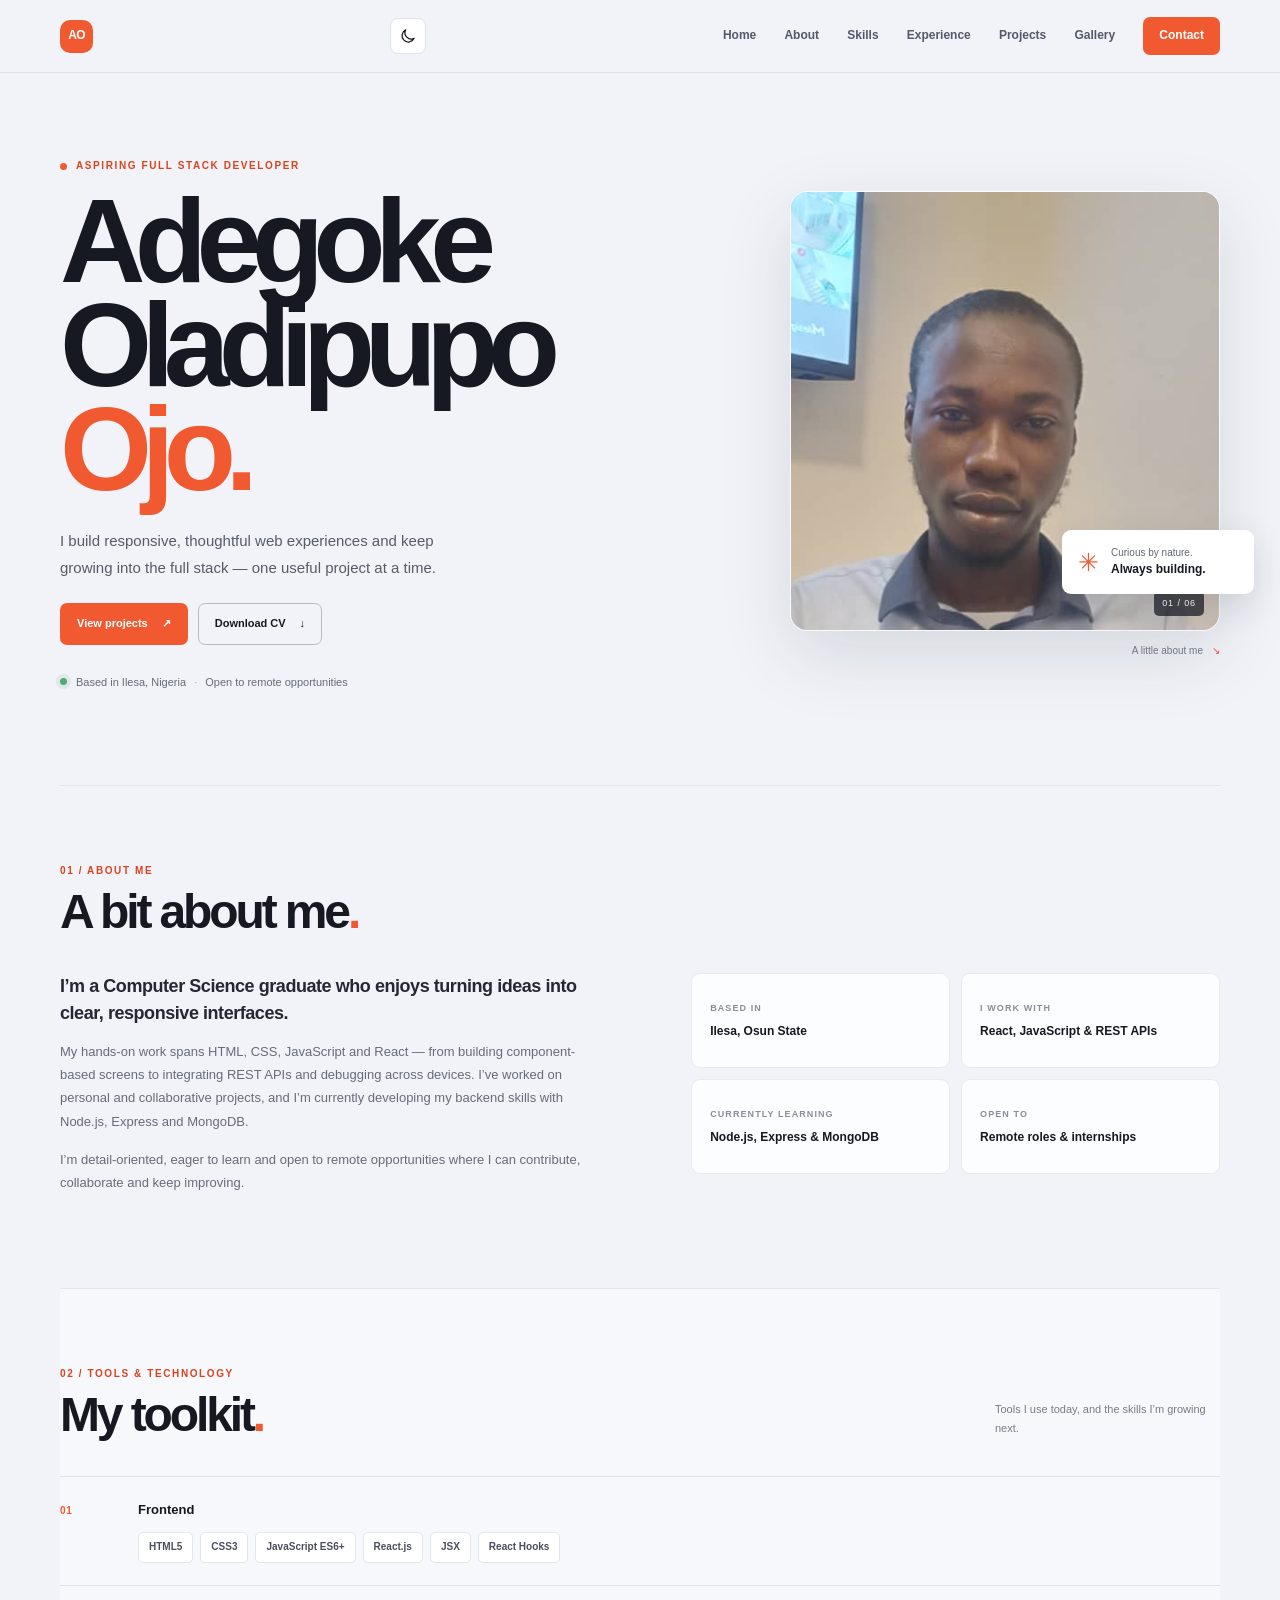
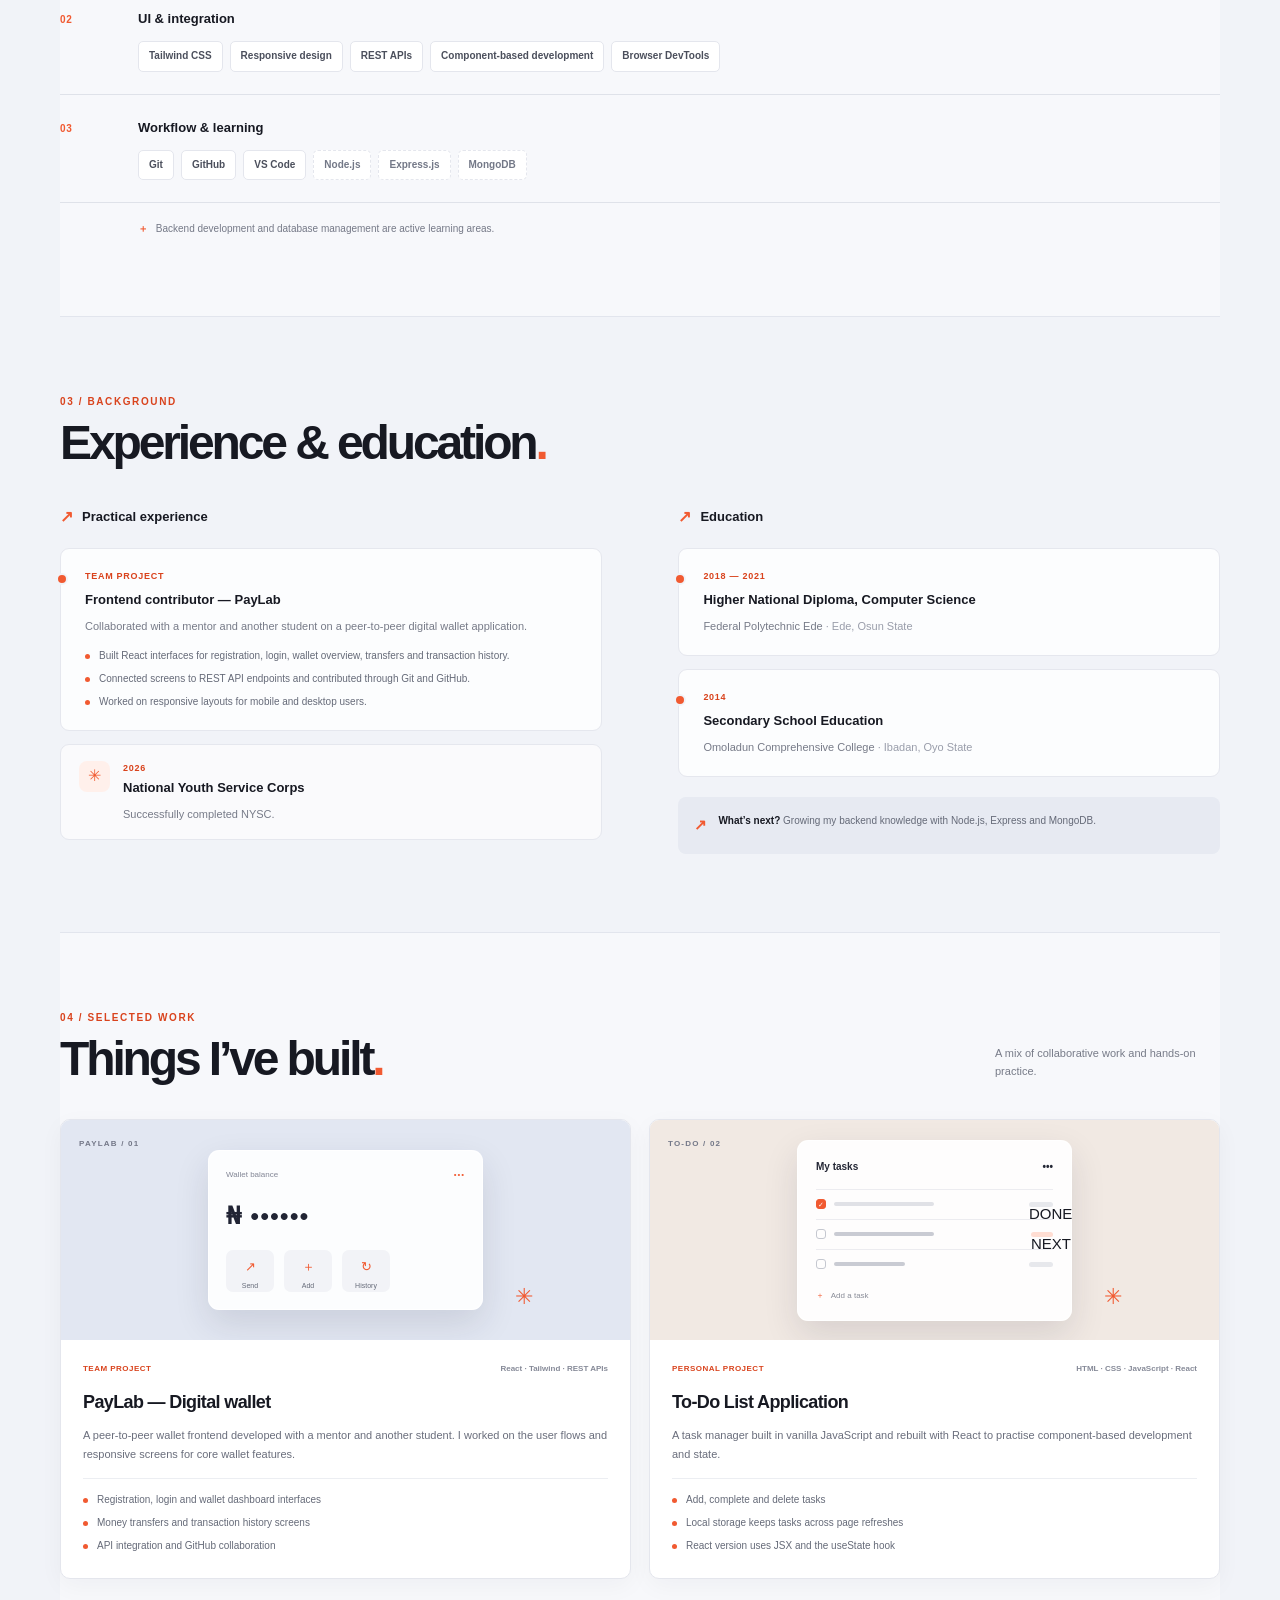
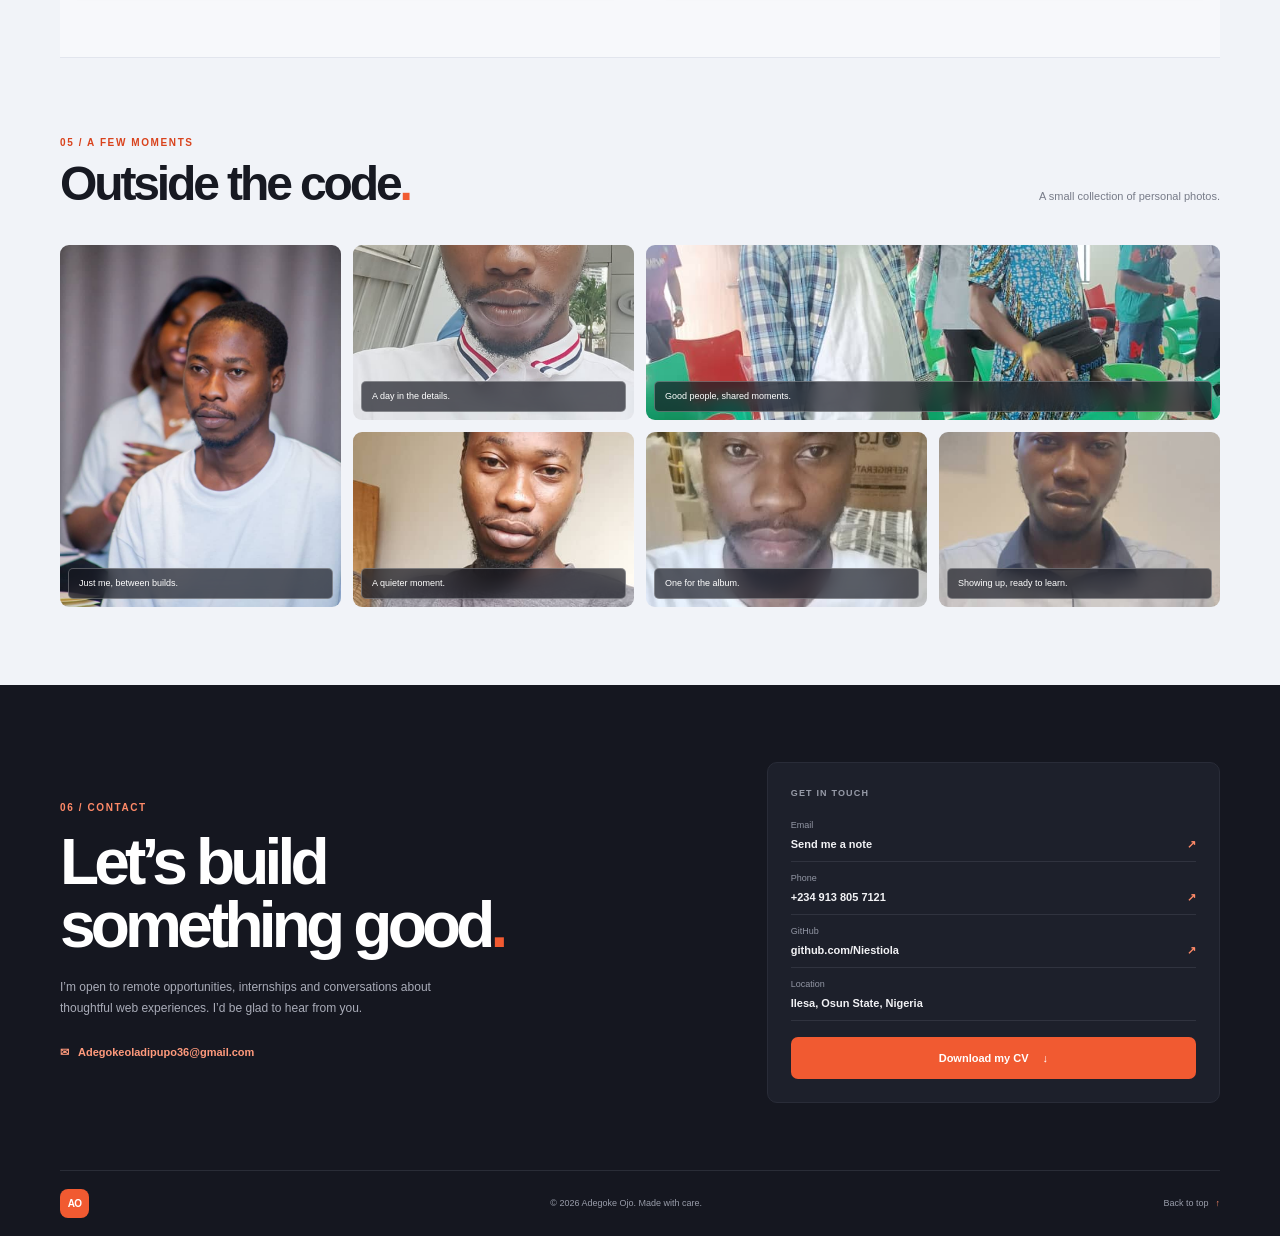
<file: index.html>
<!DOCTYPE html>
<html lang="en">

<head>
    <!-- Document metadata sets the page title, responsive viewport and search preview. -->
    <meta charset="UTF-8">
    <meta name="viewport" content="width=device-width, initial-scale=1.0">
    <meta name="theme-color" content="#f1f3f8">
    <meta name="description"
        content="The portfolio of Adegoke Oladipupo Ojo, an aspiring full stack developer building responsive web experiences with React and JavaScript.">
    <title>Adegoke Ojo — Aspiring Full Stack Developer</title>
    <!-- Apply a saved theme before styles render to prevent a flash of the wrong colors. -->
    <script>
        try {
            const savedTheme = localStorage.getItem('adegoke-portfolio-theme');
            if (savedTheme === 'light' || savedTheme === 'dark') {
                document.documentElement.dataset.theme = savedTheme;
            }
        } catch (error) {
            console.error('Unable to read the saved color theme.', error);
        }
    </script>
    <link rel="stylesheet" href="styles.css">
    <script src="app.js" defer></script>
</head>

<body>
    <!-- Keyboard users can skip repeated navigation and jump directly to page content. -->
    <a class="skip-link" href="#main">Skip to content</a>

    <!-- Sticky header links each portfolio section and exposes a mobile menu button. -->
    <header class="site-header">
        <div class="header-inner">
            <a class="brand" href="#home" aria-label="Adegoke Ojo, home">AO</a>
            <button class="menu-toggle" type="button" aria-expanded="false" aria-controls="primaryNav">
                <span class="sr-only">Toggle navigation</span>
                <span class="menu-toggle__line"></span>
                <span class="menu-toggle__line"></span>
            </button>
            <!-- Theme button switches the site palette independently of mobile navigation. -->
            <button class="theme-toggle" id="themeToggle" type="button" aria-label="Switch to dark theme"
                aria-pressed="false" title="Switch to dark theme">
                <svg class="theme-icon theme-icon--moon" viewBox="0 0 24 24" aria-hidden="true" focusable="false">
                    <path d="M20.2 15.1A8.4 8.4 0 0 1 8.9 3.8 8.5 8.5 0 1 0 20.2 15.1Z"></path>
                </svg>
                <svg class="theme-icon theme-icon--sun" viewBox="0 0 24 24" aria-hidden="true" focusable="false">
                    <circle cx="12" cy="12" r="4"></circle>
                    <path
                        d="M12 2v2m0 16v2M4.93 4.93l1.42 1.42m11.3 11.3 1.42 1.42M2 12h2m16 0h2M4.93 19.07l1.42-1.42m11.3-11.3 1.42-1.42">
                    </path>
                </svg>
            </button>
            <nav class="primary-nav" id="primaryNav" aria-label="Main navigation">
                <a class="nav-link" href="#home">Home</a>
                <a class="nav-link" href="#about">About</a>
                <a class="nav-link" href="#skills">Skills</a>
                <a class="nav-link" href="#experience">Experience</a>
                <a class="nav-link" href="#projects">Projects</a>
                <a class="nav-link" href="#gallery">Gallery</a>
                <a class="nav-contact" href="#contact">Contact</a>
            </nav>
        </div>
    </header>

    <!-- Main content is organized as labeled, anchor-linkable portfolio sections. -->
    <main id="main">
        <!-- Hero introduces the developer and provides project and CV download links. -->
        <section class="hero section-shell" id="home" aria-labelledby="heroTitle">
            <div class="hero-copy">
                <p class="eyebrow"><span class="eyebrow-dot"></span> Aspiring full stack developer</p>
                <h1 id="heroTitle">Adegoke<br>Oladipupo <span>Ojo.</span></h1>
                <p class="hero-intro">I build responsive, thoughtful web experiences and keep growing into the full
                    stack — one useful project at a time.</p>
                <div class="hero-actions">
                    <a class="button button--accent" href="#projects">View projects <span
                            aria-hidden="true">↗</span></a>
                    <a class="button button--outline" href="assets/adegoke-ojo-cv.pdf"
                        download="Adegoke-Oladipupo-Ojo-CV.pdf">Download CV <span aria-hidden="true">↓</span></a>
                </div>
                <div class="hero-note">
                    <span class="availability-dot" aria-hidden="true"></span>
                    <span>Based in Ilesa, Nigeria <span class="note-divider">·</span> Open to remote
                        opportunities</span>
                </div>
            </div>
            <div class="hero-visual">
                <div class="hero-photo-frame">
                    <img src="assets/adegoke-formal.jpeg" alt="Adegoke Ojo in a white shirt" width="504" height="1008"
                        fetchpriority="high">
                    <span class="photo-index" aria-hidden="true">01 / 06</span>
                </div>
                <div class="hero-sticker">
                    <span class="sticker-spark" aria-hidden="true">✳</span>
                    <span>Curious by nature.<br><strong>Always building.</strong></span>
                </div>
                <span class="visual-caption">A little about me <span aria-hidden="true">↘</span></span>
            </div>
        </section>

        <!-- About pairs a professional introduction with concise location and career facts. -->
        <section class="about section-shell section-space" id="about" aria-labelledby="aboutTitle">
            <div class="section-heading">
                <p class="eyebrow">01 / About me</p>
                <h2 id="aboutTitle">A bit about me<span class="accent-period">.</span></h2>
            </div>
            <div class="about-layout">
                <div class="about-copy">
                    <p class="lead">I’m a Computer Science graduate who enjoys turning ideas into clear, responsive
                        interfaces.</p>
                    <p>My hands-on work spans HTML, CSS, JavaScript and React — from building component-based screens to
                        integrating REST APIs and debugging across devices. I’ve worked on personal and collaborative
                        projects, and I’m currently developing my backend skills with Node.js, Express and MongoDB.</p>
                    <p>I’m detail-oriented, eager to learn and open to remote opportunities where I can contribute,
                        collaborate and keep improving.</p>
                </div>
                <div class="fact-grid" aria-label="Quick facts">
                    <article class="fact-card">
                        <span class="fact-label">Based in</span>
                        <strong>Ilesa, Osun State</strong>
                    </article>
                    <article class="fact-card">
                        <span class="fact-label">I work with</span>
                        <strong>React, JavaScript &amp; REST APIs</strong>
                    </article>
                    <article class="fact-card">
                        <span class="fact-label">Currently learning</span>
                        <strong>Node.js, Express &amp; MongoDB</strong>
                    </article>
                    <article class="fact-card">
                        <span class="fact-label">Open to</span>
                        <strong>Remote roles &amp; internships</strong>
                    </article>
                </div>
            </div>
        </section>

        <!-- Skills group current strengths separately from technologies being learned. -->
        <section class="skills section-shell section-space" id="skills" aria-labelledby="skillsTitle">
            <div class="section-heading section-heading--row">
                <div>
                    <p class="eyebrow">02 / Tools &amp; technology</p>
                    <h2 id="skillsTitle">My toolkit<span class="accent-period">.</span></h2>
                </div>
                <p class="section-aside">Tools I use today, and the skills I’m growing next.</p>
            </div>
            <div class="skill-groups">
                <article class="skill-group">
                    <span class="skill-number">01</span>
                    <div>
                        <h3>Frontend</h3>
                        <ul class="skill-list">
                            <li>HTML5</li>
                            <li>CSS3</li>
                            <li>JavaScript ES6+</li>
                            <li>React.js</li>
                            <li>JSX</li>
                            <li>React Hooks</li>
                        </ul>
                    </div>
                </article>
                <article class="skill-group">
                    <span class="skill-number">02</span>
                    <div>
                        <h3>UI &amp; integration</h3>
                        <ul class="skill-list">
                            <li>Tailwind CSS</li>
                            <li>Responsive design</li>
                            <li>REST APIs</li>
                            <li>Component-based development</li>
                            <li>Browser DevTools</li>
                        </ul>
                    </div>
                </article>
                <article class="skill-group">
                    <span class="skill-number">03</span>
                    <div>
                        <h3>Workflow &amp; learning</h3>
                        <ul class="skill-list">
                            <li>Git</li>
                            <li>GitHub</li>
                            <li>VS Code</li>
                            <li class="skill-list__learning">Node.js</li>
                            <li class="skill-list__learning">Express.js</li>
                            <li class="skill-list__learning">MongoDB</li>
                        </ul>
                    </div>
                </article>
            </div>
            <p class="skills-note"><span aria-hidden="true">＋</span> Backend development and database management are
                active learning areas.</p>
        </section>

        <!-- Experience and education present CV milestones without inventing employment. -->
        <section class="experience section-shell section-space" id="experience" aria-labelledby="experienceTitle">
            <div class="section-heading">
                <p class="eyebrow">03 / Background</p>
                <h2 id="experienceTitle">Experience &amp; education<span class="accent-period">.</span></h2>
            </div>
            <div class="timeline-grid">
                <div class="timeline-column">
                    <h3 class="timeline-heading"><span class="timeline-heading__mark" aria-hidden="true">↗</span>
                        Practical experience</h3>
                    <article class="timeline-card">
                        <span class="timeline-date">Team project</span>
                        <h4>Frontend contributor — PayLab</h4>
                        <p>Collaborated with a mentor and another student on a peer-to-peer digital wallet application.
                        </p>
                        <ul class="detail-list">
                            <li>Built React interfaces for registration, login, wallet overview, transfers and
                                transaction history.</li>
                            <li>Connected screens to REST API endpoints and contributed through Git and GitHub.</li>
                            <li>Worked on responsive layouts for mobile and desktop users.</li>
                        </ul>
                    </article>
                    <article class="milestone-card">
                        <span class="milestone-icon" aria-hidden="true">✳</span>
                        <div>
                            <span class="timeline-date">2026</span>
                            <h4>National Youth Service Corps</h4>
                            <p>Successfully completed NYSC.</p>
                        </div>
                    </article>
                </div>
                <div class="timeline-column">
                    <h3 class="timeline-heading"><span class="timeline-heading__mark" aria-hidden="true">↗</span>
                        Education</h3>
                    <article class="education-card">
                        <span class="timeline-date">2018 — 2021</span>
                        <h4>Higher National Diploma, Computer Science</h4>
                        <p>Federal Polytechnic Ede <span class="education-location">· Ede, Osun State</span></p>
                    </article>
                    <article class="education-card">
                        <span class="timeline-date">2014</span>
                        <h4>Secondary School Education</h4>
                        <p>Omoladun Comprehensive College <span class="education-location">· Ibadan, Oyo State</span>
                        </p>
                    </article>
                    <div class="learning-note">
                        <span class="learning-note__icon" aria-hidden="true">↗</span>
                        <p><strong>What’s next?</strong> Growing my backend knowledge with Node.js, Express and MongoDB.
                        </p>
                    </div>
                </div>
            </div>
        </section>

        <!-- Project cards summarize two documented projects with CSS-drawn illustrations. -->
        <section class="projects section-shell section-space" id="projects" aria-labelledby="projectsTitle">
            <div class="section-heading section-heading--row">
                <div>
                    <p class="eyebrow">04 / Selected work</p>
                    <h2 id="projectsTitle">Things I’ve built<span class="accent-period">.</span></h2>
                </div>
                <p class="section-aside">A mix of collaborative work and hands-on practice.</p>
            </div>
            <div class="project-grid">
                <article class="project-card">
                    <div class="project-art project-art--wallet" aria-hidden="true">
                        <span class="project-art__label">PAYLAB / 01</span>
                        <div class="wallet-visual">
                            <div class="wallet-visual__top"><span>Wallet balance</span><span
                                    class="wallet-visual__dots">•••</span></div>
                            <strong>₦ ••••••</strong>
                            <div class="wallet-visual__actions">
                                <span>↗<small>Send</small></span><span>＋<small>Add</small></span><span>↻<small>History</small></span>
                            </div>
                        </div>
                        <span class="project-art__spark">✳</span>
                    </div>
                    <div class="project-content">
                        <div class="project-meta"><span>Team project</span><span>React · Tailwind · REST APIs</span>
                        </div>
                        <h3>PayLab — Digital wallet</h3>
                        <p>A peer-to-peer wallet frontend developed with a mentor and another student. I worked on the
                            user flows and responsive screens for core wallet features.</p>
                        <ul class="project-points">
                            <li>Registration, login and wallet dashboard interfaces</li>
                            <li>Money transfers and transaction history screens</li>
                            <li>API integration and GitHub collaboration</li>
                        </ul>
                    </div>
                </article>
                <article class="project-card">
                    <div class="project-art project-art--tasks" aria-hidden="true">
                        <span class="project-art__label">TO-DO / 02</span>
                        <div class="tasks-visual">
                            <div class="tasks-visual__header"><span>My tasks</span><span>•••</span></div>
                            <div class="tasks-visual__row"><span class="task-check task-check--done">✓</span><span
                                    class="task-line task-line--done"></span><span class="task-tag">DONE</span></div>
                            <div class="tasks-visual__row"><span class="task-check"></span><span
                                    class="task-line"></span><span class="task-tag task-tag--active">NEXT</span></div>
                            <div class="tasks-visual__row"><span class="task-check"></span><span
                                    class="task-line task-line--short"></span><span class="task-tag"></span></div>
                            <div class="tasks-visual__add"><span>＋</span> Add a task</div>
                        </div>
                        <span class="project-art__spark">✳</span>
                    </div>
                    <div class="project-content">
                        <div class="project-meta"><span>Personal project</span><span>HTML · CSS · JavaScript ·
                                React</span></div>
                        <h3>To-Do List Application</h3>
                        <p>A task manager built in vanilla JavaScript and rebuilt with React to practise component-based
                            development and state.</p>
                        <ul class="project-points">
                            <li>Add, complete and delete tasks</li>
                            <li>Local storage keeps tasks across page refreshes</li>
                            <li>React version uses JSX and the useState hook</li>
                        </ul>
                    </div>
                </article>
            </div>
        </section>

        <!-- Personal gallery uses captions, descriptive alt text and lazy-loaded photos. -->
        <section class="gallery section-shell section-space" id="gallery" aria-labelledby="galleryTitle">
            <div class="section-heading section-heading--row">
                <div>
                    <p class="eyebrow">05 / A few moments</p>
                    <h2 id="galleryTitle">Outside the code<span class="accent-period">.</span></h2>
                </div>
                <p class="section-aside">A small collection of personal photos.</p>
            </div>
            <div class="gallery-grid">
                <figure class="gallery-item gallery-item--tall">
                    <img src="assets/adegoke-profile.jpeg" alt="Adegoke in a white T-shirt" width="480" height="1040"
                        loading="lazy" decoding="async">
                    <figcaption>Just me, between builds.</figcaption>
                </figure>
                <figure class="gallery-item">
                    <img src="assets/adegoke-work.jpeg" alt="Adegoke in a light shirt" width="480" height="1040"
                        loading="lazy" decoding="async">
                    <figcaption>A day in the details.</figcaption>
                </figure>
                <figure class="gallery-item gallery-item--wide">
                    <img src="assets/adegoke-community.jpeg" alt="Adegoke at a community gathering" width="744"
                        height="1024" loading="lazy" decoding="async">
                    <figcaption>Good people, shared moments.</figcaption>
                </figure>
                <figure class="gallery-item">
                    <img src="assets/adegoke-casual.jpeg" alt="Adegoke in a grey T-shirt" width="480" height="1040"
                        loading="lazy" decoding="async">
                    <figcaption>A quieter moment.</figcaption>
                </figure>
                <figure class="gallery-item">
                    <img src="assets/adegoke-portrait.jpeg" alt="Adegoke seated for a portrait" width="480"
                        height="1040" loading="lazy" decoding="async">
                    <figcaption>One for the album.</figcaption>
                </figure>
                <figure class="gallery-item">
                    <img src="assets/adegoke-formal.jpeg" alt="Adegoke in a white collared shirt" width="504"
                        height="1008" loading="lazy" decoding="async">
                    <figcaption>Showing up, ready to learn.</figcaption>
                </figure>
            </div>
        </section>

        <!-- Contact provides direct email, phone, GitHub and a second CV download link. -->
        <section class="contact" id="contact" aria-labelledby="contactTitle">
            <div class="contact-inner section-shell">
                <div class="contact-copy">
                    <p class="eyebrow">06 / Contact</p>
                    <h2 id="contactTitle">Let’s build<br>something good<span class="accent-period">.</span></h2>
                    <p>I’m open to remote opportunities, internships and conversations about thoughtful web experiences.
                        I’d be glad to hear from you.</p>
                    <a class="contact-email" href="mailto:Adegokeoladipupo36@gmail.com">
                        <span aria-hidden="true">✉</span> Adegokeoladipupo36@gmail.com
                    </a>
                </div>
                <div class="contact-card">
                    <p class="contact-card__eyebrow">Get in touch</p>
                    <a class="contact-link" href="mailto:Adegokeoladipupo36@gmail.com"><span>Email</span><strong>Send me
                            a note <span aria-hidden="true">↗</span></strong></a>
                    <a class="contact-link" href="tel:+2349138057121"><span>Phone</span><strong>+234 913 805 7121 <span
                                aria-hidden="true">↗</span></strong></a>
                    <a class="contact-link" href="https://github.com/Niestiola" target="_blank"
                        rel="noopener noreferrer"><span>GitHub</span><strong>github.com/Niestiola <span
                                aria-hidden="true">↗</span></strong></a>
                    <div class="contact-location"><span>Location</span><strong>Ilesa, Osun State, Nigeria</strong></div>
                    <a class="button button--accent contact-cv" href="assets/adegoke-ojo-cv.pdf"
                        download="Adegoke-Oladipupo-Ojo-CV.pdf">Download my CV <span aria-hidden="true">↓</span></a>
                </div>
            </div>
            <!-- Footer repeats the brand, computes the current year, and links back to the top. -->
            <footer class="site-footer section-shell">
                <a class="brand brand--footer" href="#home" aria-label="Back to top">AO</a>
                <p>© <span id="currentYear">2026</span> Adegoke Ojo. Made with care.</p>
                <a href="#home" class="back-to-top">Back to top <span aria-hidden="true">↑</span></a>
            </footer>
        </section>
    </main>
</body>

</html>
</file>
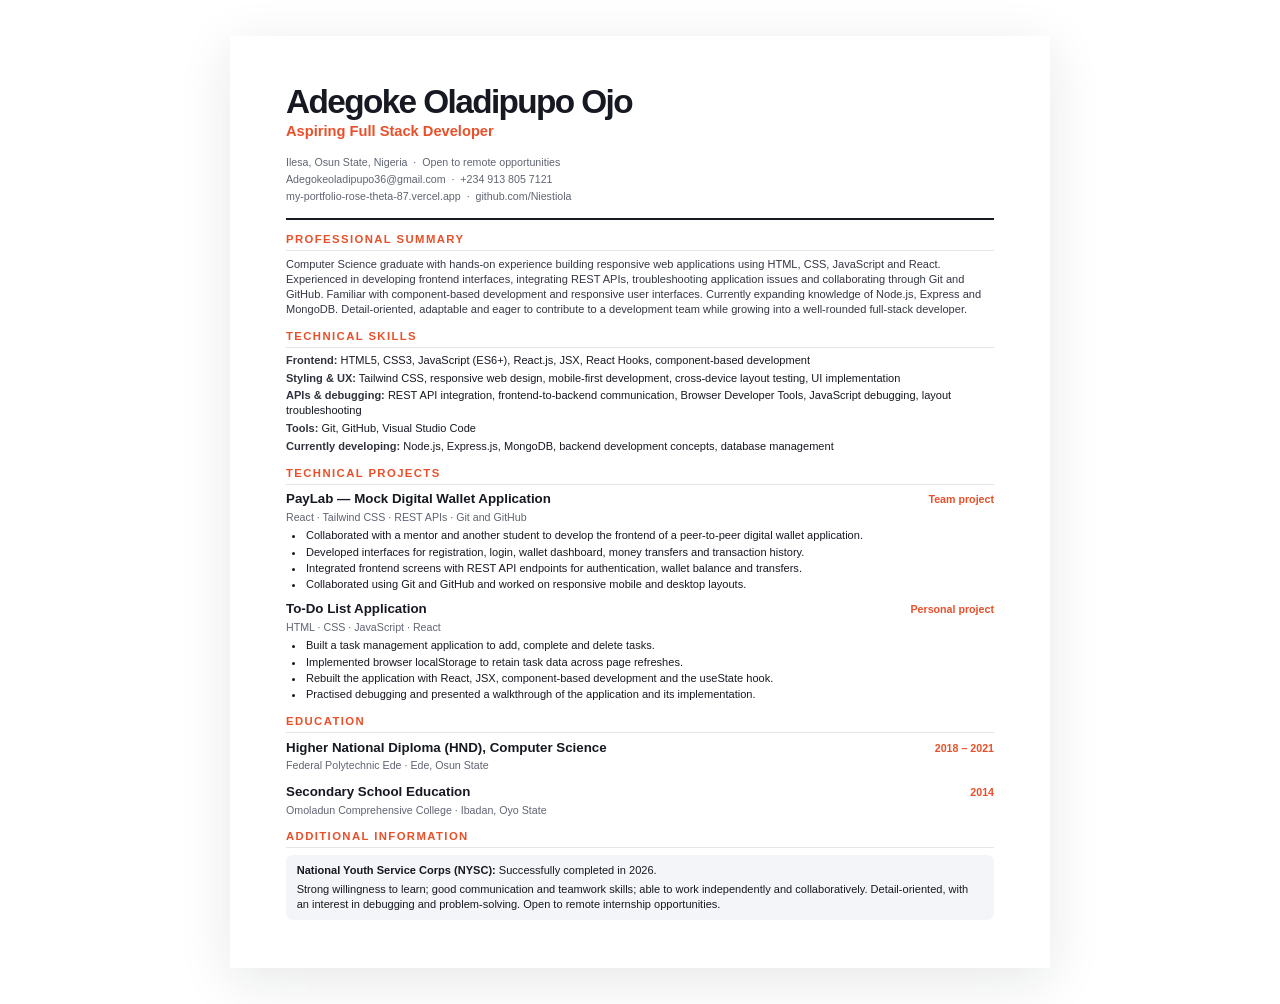
<file: assets/adegoke-ojo-cv.html>
<!DOCTYPE html>
<html lang="en">
<head>
    <!-- Screen readers, browsers and search previews use this document metadata. -->
    <meta charset="UTF-8">
    <meta name="viewport" content="width=device-width, initial-scale=1.0">
    <title>Adegoke Oladipupo Ojo — CV</title>
    <style>
        /* Print-specific colors and spacing make the exported CV readable on paper. */
        :root {
            color-scheme: light;
            --ink: #171922;
            --muted: #606573;
            --accent: #e9502a;
            --line: #e4e6eb;
            --soft: #f4f5f8;
        }

        * {
            box-sizing: border-box;
        }

        /* A4 page margins fit the complete CV on a single printed page. */
        @page {
            size: A4;
            margin: 12mm 15mm;
        }

        body {
            margin: 0;
            color: var(--ink);
            font-family: "Segoe UI", Arial, sans-serif;
            font-size: 8.3pt;
            line-height: 1.36;
            -webkit-print-color-adjust: exact;
            print-color-adjust: exact;
        }

        /* The heading identifies the applicant and groups all direct contact details. */
        header {
            padding-bottom: 10pt;
            border-bottom: 2px solid var(--ink);
        }

        h1 {
            margin: 0 0 2pt;
            font-size: 25pt;
            font-weight: 800;
            letter-spacing: -1.2pt;
            line-height: 1.05;
        }

        .role {
            margin: 0 0 9pt;
            color: var(--accent);
            font-size: 11pt;
            font-weight: 700;
        }

        .contact {
            margin: 0;
            color: var(--muted);
            font-size: 8pt;
            line-height: 1.6;
        }

        a {
            color: inherit;
            text-decoration: none;
        }

        /* Consistent section headings make experience and skills easy to scan. */
        section {
            margin-top: 9pt;
        }

        h2 {
            margin: 0 0 4pt;
            padding-bottom: 2pt;
            border-bottom: 1px solid var(--line);
            color: var(--accent);
            font-size: 8.5pt;
            font-weight: 800;
            letter-spacing: 1.05pt;
            text-transform: uppercase;
        }

        p {
            margin: 0 0 3pt;
        }

        .summary {
            color: #343744;
        }

        .skill-line {
            margin: 0 0 2pt;
        }

        .skill-line strong {
            color: #30333e;
        }

        article {
            margin: 0 0 8pt;
        }

        .entry-heading {
            display: flex;
            align-items: baseline;
            justify-content: space-between;
            gap: 12pt;
        }

        h3 {
            margin: 0;
            font-size: 10pt;
            font-weight: 750;
        }

        .date {
            flex: 0 0 auto;
            color: var(--accent);
            font-size: 8pt;
            font-weight: 700;
        }

        .subtitle {
            margin: 1pt 0 3pt;
            color: var(--muted);
            font-size: 8pt;
        }

        ul {
            margin: 2pt 0 0;
            padding-left: 14pt;
        }

        li {
            padding-left: 1pt;
            margin-bottom: 1pt;
        }

        .project {
            margin-bottom: 6pt;
        }

        /* Screen preview and responsive rules do not change the print layout. */
        .closing {
            margin-top: 5pt;
            padding: 6pt 8pt;
            border-radius: 5pt;
            background: var(--soft);
        }

        .closing p:last-child {
            margin-bottom: 0;
        }

        @media screen {
            body {
                max-width: 820px;
                margin: 36px auto;
                padding: 48px 56px;
                background: white;
                box-shadow: 0 12px 50px rgba(23, 25, 34, 0.1);
            }
        }

        @media print {
            a {
                text-decoration: none;
            }
        }
    </style>
</head>
<body>
    <!-- The header gives the applicant's name, role and contact details first. -->
    <header>
        <h1>Adegoke Oladipupo Ojo</h1>
        <p class="role">Aspiring Full Stack Developer</p>
        <p class="contact">
            Ilesa, Osun State, Nigeria &nbsp;·&nbsp; Open to remote opportunities<br>
            <a href="mailto:Adegokeoladipupo36@gmail.com">Adegokeoladipupo36@gmail.com</a>
            &nbsp;·&nbsp; <a href="tel:+2349138057121">+234 913 805 7121</a><br>
            <a href="https://my-portfolio-rose-theta-87.vercel.app">my-portfolio-rose-theta-87.vercel.app</a>
            &nbsp;·&nbsp; <a href="https://github.com/Niestiola">github.com/Niestiola</a>
        </p>
    </header>

    <!-- CV sections follow the same order as the supplied resume for easy scanning. -->
    <main>
        <!-- Summary condenses the candidate's experience and current learning goals. -->
        <section>
            <h2>Professional Summary</h2>
            <p class="summary">Computer Science graduate with hands-on experience building responsive web applications using HTML, CSS, JavaScript and React. Experienced in developing frontend interfaces, integrating REST APIs, troubleshooting application issues and collaborating through Git and GitHub. Familiar with component-based development and responsive user interfaces. Currently expanding knowledge of Node.js, Express and MongoDB. Detail-oriented, adaptable and eager to contribute to a development team while growing into a well-rounded full-stack developer.</p>
        </section>

        <!-- Skill groups preserve the distinction between current and developing skills. -->
        <section>
            <h2>Technical Skills</h2>
            <p class="skill-line"><strong>Frontend:</strong> HTML5, CSS3, JavaScript (ES6+), React.js, JSX, React Hooks, component-based development</p>
            <p class="skill-line"><strong>Styling &amp; UX:</strong> Tailwind CSS, responsive web design, mobile-first development, cross-device layout testing, UI implementation</p>
            <p class="skill-line"><strong>APIs &amp; debugging:</strong> REST API integration, frontend-to-backend communication, Browser Developer Tools, JavaScript debugging, layout troubleshooting</p>
            <p class="skill-line"><strong>Tools:</strong> Git, GitHub, Visual Studio Code</p>
            <p class="skill-line"><strong>Currently developing:</strong> Node.js, Express.js, MongoDB, backend development concepts, database management</p>
        </section>

        <!-- Project bullets describe the documented contributions and technologies. -->
        <section>
            <h2>Technical Projects</h2>
            <article class="project">
                <div class="entry-heading">
                    <h3>PayLab — Mock Digital Wallet Application</h3>
                    <span class="date">Team project</span>
                </div>
                <p class="subtitle">React · Tailwind CSS · REST APIs · Git and GitHub</p>
                <ul>
                    <li>Collaborated with a mentor and another student to develop the frontend of a peer-to-peer digital wallet application.</li>
                    <li>Developed interfaces for registration, login, wallet dashboard, money transfers and transaction history.</li>
                    <li>Integrated frontend screens with REST API endpoints for authentication, wallet balance and transfers.</li>
                    <li>Collaborated using Git and GitHub and worked on responsive mobile and desktop layouts.</li>
                </ul>
            </article>
            <article class="project">
                <div class="entry-heading">
                    <h3>To-Do List Application</h3>
                    <span class="date">Personal project</span>
                </div>
                <p class="subtitle">HTML · CSS · JavaScript · React</p>
                <ul>
                    <li>Built a task management application to add, complete and delete tasks.</li>
                    <li>Implemented browser localStorage to retain task data across page refreshes.</li>
                    <li>Rebuilt the application with React, JSX, component-based development and the useState hook.</li>
                    <li>Practised debugging and presented a walkthrough of the application and its implementation.</li>
                </ul>
            </article>
        </section>

        <!-- Education dates and institution locations are retained from the CV. -->
        <section>
            <h2>Education</h2>
            <article>
                <div class="entry-heading">
                    <h3>Higher National Diploma (HND), Computer Science</h3>
                    <span class="date">2018 – 2021</span>
                </div>
                <p class="subtitle">Federal Polytechnic Ede · Ede, Osun State</p>
            </article>
            <article>
                <div class="entry-heading">
                    <h3>Secondary School Education</h3>
                    <span class="date">2014</span>
                </div>
                <p class="subtitle">Omoladun Comprehensive College · Ibadan, Oyo State</p>
            </article>
        </section>

        <!-- Additional notes include verified NYSC status and work preferences. -->
        <section>
            <h2>Additional Information</h2>
            <div class="closing">
                <p><strong>National Youth Service Corps (NYSC):</strong> Successfully completed in 2026.</p>
                <p>Strong willingness to learn; good communication and teamwork skills; able to work independently and collaboratively. Detail-oriented, with an interest in debugging and problem-solving. Open to remote internship opportunities.</p>
            </div>
        </section>
    </main>
</body>
</html>
</file>
<file: styles.css>
/* Shared colors, sizing and depth tokens keep the portfolio's visual system consistent. */
:root {
    color-scheme: light;
    --ink: #171922;
    --muted: #6d7180;
    --line: #e2e5ed;
    --paper: #fff;
    --canvas: #f1f3f8;
    --accent: #f15a31;
    --accent-dark: #d9431d;
    --night: #151720;
    --shadow: 0 24px 70px rgba(31, 37, 55, 0.13);
    --content-width: 1160px;
    color-scheme: light;
}

/* Dark palette overrides preserve the same layout while changing readable surfaces. */
:root[data-theme="dark"] {
    color-scheme: dark;
    --ink: #f1f2f5;
    --muted: #b1b5c2;
    --line: #363a48;
    --paper: #20232e;
    --canvas: #171922;
    --accent-dark: #ff9778;
    --night: #101116;
    --shadow: 0 24px 70px rgba(0, 0, 0, 0.35);
}

/* Honor the system theme before JavaScript restores or applies a saved preference. */
@media (prefers-color-scheme: dark) {
    :root:not([data-theme]) {
        color-scheme: dark;
        --ink: #f1f2f5;
        --muted: #b1b5c2;
        --line: #363a48;
        --paper: #20232e;
        --canvas: #171922;
        --accent-dark: #ff9778;
        --night: #101116;
        --shadow: 0 24px 70px rgba(0, 0, 0, 0.35);
    }
}

/* Border-box sizing makes component dimensions predictable across breakpoints. */
* {
    box-sizing: border-box;
}

html {
    scroll-behavior: smooth;
    scroll-padding-top: 88px;
}

body {
    min-width: 320px;
    margin: 0;
    background: var(--canvas);
    color: var(--ink);
    font-family: Inter, "Segoe UI", Arial, sans-serif;
    font-size: 15px;
    line-height: 1.65;
    -webkit-font-smoothing: antialiased;
}

body,
button,
a {
    font-family: Inter, "Segoe UI", Arial, sans-serif;
}

button,
a {
    color: inherit;
}

a {
    text-decoration: none;
}

button {
    font: inherit;
}

img {
    display: block;
    max-width: 100%;
}

::selection {
    background: rgba(241, 90, 49, 0.2);
}

:focus-visible {
    outline: 3px solid rgba(241, 90, 49, 0.65);
    outline-offset: 4px;
}

/* Accessibility utilities: reveal skip navigation on focus and hide helper labels visually. */
.skip-link {
    position: fixed;
    z-index: 20;
    top: 10px;
    left: 10px;
    padding: 10px 14px;
    transform: translateY(-160%);
    border-radius: 6px;
    background: var(--night);
    color: white;
}

.skip-link:focus {
    transform: translateY(0);
}

.sr-only {
    position: absolute;
    width: 1px;
    height: 1px;
    padding: 0;
    overflow: hidden;
    clip: rect(0, 0, 0, 0);
    white-space: nowrap;
    clip-path: inset(50%);
}

/* Center page content in a common maximum-width container. */
.section-shell {
    width: min(var(--content-width), calc(100% - 64px));
    margin-inline: auto;
}

/* The translucent sticky header keeps section navigation available while scrolling. */
.site-header {
    position: sticky;
    z-index: 10;
    top: 0;
    border-bottom: 1px solid rgba(220, 224, 234, 0.84);
    background: rgba(241, 243, 248, 0.94);
    backdrop-filter: blur(16px);
}

.header-inner {
    width: min(var(--content-width), calc(100% - 64px));
    min-height: 72px;
    margin-inline: auto;
    display: flex;
    align-items: center;
    justify-content: space-between;
    gap: 30px;
}

.brand {
    width: 33px;
    height: 33px;
    display: inline-grid;
    flex: 0 0 auto;
    place-items: center;
    border-radius: 10px;
    background: var(--accent);
    color: #fff;
    font-size: 12px;
    font-weight: 850;
    letter-spacing: -0.07em;
}

.primary-nav {
    display: flex;
    align-items: center;
    gap: clamp(16px, 2.2vw, 30px);
}

.nav-link,
.nav-contact {
    font-size: 12px;
    font-weight: 650;
    transition: color 160ms ease;
}

.nav-link {
    color: #555968;
}

.nav-link:hover,
.back-to-top:hover {
    color: var(--accent);
}

.nav-contact {
    padding: 9px 16px;
    border-radius: 7px;
    background: var(--accent);
    color: white;
}

.nav-contact:hover,
.button--accent:hover {
    background: var(--accent-dark);
}

/* Theme control remains visible beside the navigation on desktop and mobile. */
.theme-toggle {
    width: 36px;
    height: 36px;
    padding: 8px;
    display: inline-grid;
    flex: 0 0 auto;
    place-items: center;
    border: 1px solid #dfe2e9;
    border-radius: 8px;
    background: var(--paper);
    color: var(--ink);
    cursor: pointer;
    transition: background 160ms ease, border-color 160ms ease, transform 160ms ease;
}

.theme-toggle:hover {
    transform: translateY(-1px);
    border-color: var(--accent);
}

.theme-icon {
    width: 18px;
    height: 18px;
    fill: none;
    stroke: currentColor;
    stroke-linecap: round;
    stroke-linejoin: round;
    stroke-width: 1.7;
}

:root[data-theme="dark"] .theme-icon--moon {
    display: none;
}

:root[data-theme="dark"] .theme-icon--sun {
    display: block;
}

.theme-icon--sun {
    display: none;
}

/* The navigation toggle is hidden on desktop and enabled at the mobile breakpoint. */
.menu-toggle {
    display: none;
}

/* Hero layout pairs the introduction and actions with the featured portrait. */
.hero {
    min-height: 600px;
    padding-block: 74px 82px;
    display: grid;
    grid-template-columns: minmax(0, 1fr) minmax(330px, 0.78fr);
    align-items: center;
    gap: clamp(40px, 8vw, 112px);
}

.hero-copy {
    padding-block: 12px;
}

.eyebrow {
    margin: 0 0 16px;
    color: var(--accent-dark);
    font-size: 10px;
    font-weight: 800;
    letter-spacing: 0.16em;
    line-height: 1.4;
    text-transform: uppercase;
}

.hero-copy .eyebrow {
    display: flex;
    align-items: center;
    gap: 9px;
}

.eyebrow-dot,
.availability-dot {
    width: 7px;
    height: 7px;
    display: inline-block;
    flex: 0 0 auto;
    border-radius: 50%;
    background: var(--accent);
}

.hero h1 {
    margin: 0;
    font-size: clamp(4.5rem, 8.6vw, 7.6rem);
    font-weight: 850;
    letter-spacing: -0.09em;
    line-height: 0.88;
}

.hero h1 span {
    color: var(--accent);
}

.hero-intro {
    max-width: 425px;
    margin: 25px 0 22px;
    color: #575b69;
    font-size: 15px;
    line-height: 1.8;
}

.hero-actions {
    display: flex;
    flex-wrap: wrap;
    gap: 10px;
}

.button {
    min-height: 42px;
    padding: 0 16px;
    display: inline-flex;
    align-items: center;
    justify-content: center;
    gap: 14px;
    border: 1px solid transparent;
    border-radius: 7px;
    font-size: 11px;
    font-weight: 750;
    transition: color 160ms ease, background 160ms ease, border-color 160ms ease, transform 160ms ease;
}

.button:hover {
    transform: translateY(-2px);
}

.button--accent {
    background: var(--accent);
    color: white;
}

.button--outline {
    border-color: #b6bac6;
    background: transparent;
}

.button--outline:hover {
    border-color: var(--ink);
    background: white;
}

.hero-note {
    margin-top: 28px;
    display: flex;
    align-items: center;
    gap: 9px;
    color: #666b79;
    font-size: 11px;
}

.availability-dot {
    background: #58a67a;
    box-shadow: 0 0 0 4px rgba(88, 166, 122, 0.13);
}

.note-divider {
    padding-inline: 5px;
    color: #a4a8b3;
}

.hero-visual {
    position: relative;
    width: min(100%, 430px);
    justify-self: end;
}

.hero-photo-frame {
    position: relative;
    height: 440px;
    overflow: hidden;
    border: 1px solid rgba(255, 255, 255, 0.88);
    border-radius: 17px;
    background: #dce1ec;
    box-shadow: var(--shadow);
}

.hero-photo-frame img {
    width: 100%;
    height: 100%;
    object-fit: cover;
    object-position: center 27%;
}

.photo-index {
    position: absolute;
    right: 15px;
    bottom: 14px;
    padding: 5px 8px;
    border-radius: 5px;
    background: rgba(21, 23, 32, 0.72);
    color: white;
    font-size: 9px;
    font-variant-numeric: tabular-nums;
    letter-spacing: 0.1em;
}

.hero-sticker {
    position: absolute;
    right: -34px;
    bottom: 65px;
    min-width: 192px;
    padding: 14px 16px;
    display: flex;
    align-items: center;
    gap: 12px;
    border-radius: 9px;
    background: white;
    box-shadow: 0 12px 35px rgba(31, 37, 55, 0.13);
    color: #626674;
    font-size: 10px;
    line-height: 1.45;
}

.hero-sticker strong {
    color: var(--ink);
    font-size: 12px;
}

.sticker-spark {
    color: var(--accent);
    font-size: 25px;
}

.visual-caption {
    margin-top: 12px;
    display: flex;
    justify-content: flex-end;
    gap: 9px;
    color: #777b88;
    font-size: 10px;
}

.visual-caption span {
    color: var(--accent);
}

/* Shared section spacing and headings maintain a consistent rhythm between panels. */
.section-space {
    padding-block: 78px;
    border-top: 1px solid var(--line);
}

.section-heading {
    margin-bottom: 34px;
}

.section-heading .eyebrow {
    margin-bottom: 8px;
}

.section-heading h2 {
    margin: 0;
    font-size: clamp(2rem, 4vw, 3rem);
    font-weight: 800;
    letter-spacing: -0.065em;
    line-height: 1.1;
}

.accent-period {
    color: var(--accent);
}

/* About layout balances the written introduction with compact fact cards. */
.about-layout {
    display: grid;
    grid-template-columns: 1fr 1fr;
    align-items: start;
    gap: clamp(35px, 8vw, 106px);
}

.about-copy {
    max-width: 530px;
}

.about-copy p {
    margin: 0 0 15px;
    color: #686c79;
    font-size: 13px;
    line-height: 1.8;
}

.about-copy .lead {
    margin-bottom: 13px;
    color: #252733;
    font-size: 18px;
    font-weight: 650;
    letter-spacing: -0.025em;
    line-height: 1.5;
}

.fact-grid {
    display: grid;
    grid-template-columns: repeat(2, minmax(0, 1fr));
    gap: 11px;
}

.fact-card {
    min-height: 95px;
    padding: 18px;
    display: flex;
    flex-direction: column;
    justify-content: center;
    gap: 7px;
    border: 1px solid #e8eaf0;
    border-radius: 9px;
    background: rgba(255, 255, 255, 0.82);
}

.fact-label {
    color: #8a8e9a;
    font-size: 9px;
    font-weight: 700;
    letter-spacing: 0.12em;
    text-transform: uppercase;
}

.fact-card strong {
    font-size: 12px;
    font-weight: 700;
    line-height: 1.4;
}

/* Skills are grouped and wrapped as chips so the toolkit remains easy to scan. */
.skills {
    background: rgba(255, 255, 255, 0.37);
}

.section-heading--row {
    display: flex;
    align-items: end;
    justify-content: space-between;
    gap: 24px;
}

.section-heading--row .section-aside {
    max-width: 225px;
    margin: 0 0 5px;
    color: #777b88;
    font-size: 11px;
    line-height: 1.65;
}

.skill-groups {
    border-top: 1px solid #dfe2e9;
}

.skill-group {
    padding: 22px 0;
    display: grid;
    grid-template-columns: 70px minmax(0, 1fr);
    align-items: start;
    gap: 8px;
    border-bottom: 1px solid #dfe2e9;
}

.skill-number {
    padding-top: 4px;
    color: var(--accent);
    font-size: 10px;
    font-weight: 800;
    letter-spacing: 0.08em;
}

.skill-group h3 {
    margin: 0 0 12px;
    font-size: 13px;
    font-weight: 750;
}

.skill-list {
    margin: 0;
    padding: 0;
    display: flex;
    flex-wrap: wrap;
    gap: 7px;
    list-style: none;
}

.skill-list li {
    padding: 6px 10px;
    border: 1px solid #e4e6ed;
    border-radius: 5px;
    background: white;
    color: #4b4f5c;
    font-size: 10px;
    font-weight: 600;
}

.skill-list .skill-list__learning {
    border-style: dashed;
    color: #737887;
}

.skills-note {
    margin: 18px 0 0 78px;
    color: #757987;
    font-size: 10px;
}

.skills-note span {
    padding-right: 5px;
    color: var(--accent);
    font-weight: 800;
}

/* Timeline styles distinguish the documented project experience from education. */
.timeline-grid {
    display: grid;
    grid-template-columns: 1fr 1fr;
    gap: clamp(30px, 6vw, 78px);
}

.timeline-heading {
    margin: 0 0 18px;
    display: flex;
    align-items: center;
    gap: 9px;
    font-size: 13px;
    font-weight: 750;
}

.timeline-heading__mark {
    color: var(--accent);
    font-size: 16px;
}

.timeline-card,
.education-card {
    position: relative;
    margin-bottom: 13px;
    padding: 20px 20px 20px 24px;
    border: 1px solid #e5e7ee;
    border-radius: 9px;
    background: rgba(255, 255, 255, 0.83);
}

.timeline-card::before,
.education-card::before {
    position: absolute;
    top: 24px;
    left: -5px;
    width: 8px;
    height: 8px;
    border: 2px solid var(--canvas);
    border-radius: 50%;
    background: var(--accent);
    content: "";
}

.timeline-date {
    display: block;
    margin-bottom: 7px;
    color: var(--accent-dark);
    font-size: 9px;
    font-weight: 800;
    letter-spacing: 0.08em;
    text-transform: uppercase;
}

.timeline-card h4,
.education-card h4,
.milestone-card h4 {
    margin: 0 0 7px;
    font-size: 13px;
    font-weight: 750;
    line-height: 1.45;
}

.timeline-card p,
.education-card p,
.milestone-card p {
    margin: 0;
    color: #777b88;
    font-size: 11px;
    line-height: 1.65;
}

.detail-list,
.project-points {
    margin: 13px 0 0;
    padding: 0;
    display: grid;
    gap: 7px;
    list-style: none;
}

.detail-list li,
.project-points li {
    position: relative;
    padding-left: 14px;
    color: #656a78;
    font-size: 10px;
    line-height: 1.6;
}

.detail-list li::before,
.project-points li::before {
    position: absolute;
    top: 0.65em;
    left: 0;
    width: 5px;
    height: 5px;
    border-radius: 50%;
    background: var(--accent);
    content: "";
}

.milestone-card {
    padding: 16px 18px;
    display: flex;
    align-items: flex-start;
    gap: 13px;
    border: 1px solid #e5e7ee;
    border-radius: 9px;
    background: rgba(255, 255, 255, 0.65);
}

.milestone-icon {
    width: 31px;
    height: 31px;
    display: grid;
    flex: 0 0 auto;
    place-items: center;
    border-radius: 8px;
    background: #fff0eb;
    color: var(--accent);
    font-size: 16px;
}

.milestone-card .timeline-date {
    margin-bottom: 3px;
}

.education-location {
    color: #999daa;
}

.learning-note {
    margin-top: 20px;
    padding: 16px;
    display: flex;
    align-items: flex-start;
    gap: 11px;
    border-radius: 8px;
    background: #e7eaf2;
}

.learning-note__icon {
    color: var(--accent);
    font-weight: 800;
}

.learning-note p {
    margin: 0;
    color: #656a78;
    font-size: 10px;
    line-height: 1.6;
}

.learning-note strong {
    color: var(--ink);
}

/* Project illustrations are composed from CSS shapes, keeping them lightweight. */
.projects {
    background: rgba(255, 255, 255, 0.37);
}

.project-grid {
    display: grid;
    grid-template-columns: repeat(2, minmax(0, 1fr));
    gap: 18px;
}

.project-card {
    overflow: hidden;
    border: 1px solid #e4e6ed;
    border-radius: 10px;
    background: white;
    box-shadow: 0 7px 25px rgba(31, 37, 55, 0.04);
}

.project-art {
    position: relative;
    min-height: 220px;
    padding: 18px;
    display: grid;
    place-items: center;
    overflow: hidden;
}

.project-art--wallet {
    background: #e2e7f2;
}

.project-art--tasks {
    background: #f1e9e3;
}

.project-art__label {
    position: absolute;
    top: 17px;
    left: 18px;
    color: #747888;
    font-size: 8px;
    font-weight: 800;
    letter-spacing: 0.15em;
}

.wallet-visual,
.tasks-visual {
    width: min(75%, 275px);
    padding: 17px;
    border: 1px solid rgba(255, 255, 255, 0.75);
    border-radius: 11px;
    background: rgba(255, 255, 255, 0.9);
    box-shadow: 0 14px 35px rgba(32, 37, 55, 0.12);
}

.wallet-visual__top,
.tasks-visual__header {
    display: flex;
    align-items: center;
    justify-content: space-between;
    color: #828695;
    font-size: 8px;
}

.wallet-visual > strong {
    margin-top: 14px;
    display: block;
    color: #212434;
    font-size: 24px;
    letter-spacing: 0.06em;
}

.wallet-visual__dots {
    color: var(--accent);
    letter-spacing: 0.12em;
}

.wallet-visual__actions {
    margin-top: 15px;
    display: flex;
    gap: 10px;
}

.wallet-visual__actions > span {
    width: 48px;
    height: 42px;
    padding-top: 5px;
    display: grid;
    place-items: center;
    border-radius: 7px;
    background: #f2f3f7;
    color: var(--accent);
    font-size: 13px;
}

.wallet-visual__actions small {
    color: #666b79;
    font-size: 7px;
}

.project-art__spark {
    position: absolute;
    right: 17%;
    bottom: 25px;
    color: var(--accent);
    font-size: 22px;
}

.tasks-visual {
    width: min(75%, 275px);
    padding: 18px;
}

.tasks-visual__header {
    margin-bottom: 13px;
    color: #242735;
    font-size: 10px;
    font-weight: 750;
}

.tasks-visual__row {
    min-height: 30px;
    display: flex;
    align-items: center;
    gap: 8px;
    border-top: 1px solid #ececf0;
}

.task-check {
    width: 10px;
    height: 10px;
    border: 1px solid #c5c8d0;
    border-radius: 3px;
}

.task-check--done {
    border-color: var(--accent);
    background: var(--accent);
    color: white;
    font-size: 7px;
    line-height: 9px;
    text-align: center;
}

.task-line {
    width: 42%;
    height: 4px;
    border-radius: 3px;
    background: #c9cbd3;
}

.task-line--done {
    background: #e0e1e6;
}

.task-line--short {
    width: 30%;
}

.task-tag {
    width: 24px;
    height: 5px;
    margin-left: auto;
    border-radius: 3px;
    background: #e7e8ec;
}

.task-tag--active {
    width: 22px;
    background: #ffddd2;
}

.tasks-visual__add {
    margin-top: 10px;
    color: #8a8d98;
    font-size: 8px;
}

.tasks-visual__add span {
    padding-right: 5px;
    color: var(--accent);
}

.project-content {
    padding: 22px 22px 24px;
}

.project-meta {
    margin-bottom: 12px;
    display: flex;
    flex-wrap: wrap;
    justify-content: space-between;
    gap: 8px;
    color: #858997;
    font-size: 8px;
    font-weight: 700;
}

.project-meta span:first-child {
    color: var(--accent-dark);
    letter-spacing: 0.06em;
    text-transform: uppercase;
}

.project-content h3 {
    margin: 0 0 9px;
    font-size: 18px;
    font-weight: 800;
    letter-spacing: -0.035em;
}

.project-content > p {
    margin: 0;
    color: #6a6e7c;
    font-size: 11px;
    line-height: 1.75;
}

.project-points {
    padding-top: 13px;
    border-top: 1px solid #eceef2;
}

/* Gallery grid uses explicit row and column spans to create an editorial photo layout. */
.gallery-grid {
    display: grid;
    grid-template-columns: repeat(4, minmax(0, 1fr));
    grid-auto-rows: 175px;
    gap: 12px;
}

.gallery-item {
    position: relative;
    margin: 0;
    overflow: hidden;
    border-radius: 9px;
    background: #e0e3ec;
}

.gallery-item--tall {
    grid-row: span 2;
}

.gallery-item--wide {
    grid-column: span 2;
}

.gallery-item img {
    width: 100%;
    height: 100%;
    object-fit: cover;
    transition: transform 450ms ease;
}

.gallery-item:hover img {
    transform: scale(1.04);
}

.gallery-item figcaption {
    position: absolute;
    right: 8px;
    bottom: 8px;
    left: 8px;
    padding: 8px 10px;
    border: 1px solid rgba(255, 255, 255, 0.28);
    border-radius: 5px;
    background: rgba(21, 23, 32, 0.68);
    color: white;
    font-size: 9px;
    line-height: 1.35;
    backdrop-filter: blur(8px);
}

/* Dark contact panel gives email, phone, GitHub and CV actions a distinct finish. */
.contact {
    background: var(--night);
    color: white;
}

.contact-inner {
    padding-block: 77px 67px;
    display: grid;
    grid-template-columns: 1fr minmax(300px, 0.75fr);
    align-items: center;
    gap: clamp(45px, 8vw, 110px);
}

.contact .eyebrow {
    color: #ff8a68;
}

.contact-copy h2 {
    margin: 0;
    font-size: clamp(2.6rem, 5vw, 4.2rem);
    font-weight: 800;
    letter-spacing: -0.075em;
    line-height: 0.98;
}

.contact-copy > p:not(.eyebrow) {
    max-width: 405px;
    margin: 20px 0 19px;
    color: #a9acb8;
    font-size: 12px;
    line-height: 1.8;
}

.contact-email {
    display: inline-flex;
    align-items: center;
    gap: 9px;
    color: #ff9a7c;
    font-size: 11px;
    font-weight: 700;
}

.contact-card {
    padding: 23px;
    border: 1px solid #292c38;
    border-radius: 10px;
    background: #1d202b;
}

.contact-card__eyebrow {
    margin: 0 0 9px;
    color: #979ba8;
    font-size: 9px;
    font-weight: 800;
    letter-spacing: 0.13em;
    text-transform: uppercase;
}

.contact-link,
.contact-location {
    min-height: 53px;
    display: flex;
    flex-direction: column;
    justify-content: center;
    gap: 2px;
    border-bottom: 1px solid #30333f;
}

.contact-link > span,
.contact-location > span {
    color: #9296a4;
    font-size: 9px;
}

.contact-link > strong,
.contact-location > strong {
    display: flex;
    justify-content: space-between;
    gap: 8px;
    color: #f2f2f5;
    font-size: 11px;
    font-weight: 650;
}

.contact-link > strong span {
    color: #ff8a68;
    transition: transform 150ms ease;
}

.contact-link:hover > strong span {
    transform: translate(2px, -2px);
}

.contact-cv {
    width: 100%;
    margin-top: 16px;
}

.site-footer {
    min-height: 66px;
    display: flex;
    align-items: center;
    justify-content: space-between;
    gap: 16px;
    border-top: 1px solid #2a2d37;
}

.brand--footer {
    width: 29px;
    height: 29px;
    border-radius: 8px;
    font-size: 10px;
}

.site-footer p,
.back-to-top {
    margin: 0;
    color: #999daa;
    font-size: 9px;
}

.back-to-top {
    display: inline-flex;
    align-items: center;
    gap: 7px;
}

.back-to-top span {
    color: #ff8a68;
}

/* Dark theme recolors the light portfolio surfaces and secondary text. */
:root[data-theme="dark"] .site-header {
    border-color: #303440;
    background: rgba(23, 25, 34, 0.94);
}

:root[data-theme="dark"] .nav-link,
:root[data-theme="dark"] .hero-intro,
:root[data-theme="dark"] .hero-note,
:root[data-theme="dark"] .visual-caption,
:root[data-theme="dark"] .about-copy p,
:root[data-theme="dark"] .section-heading--row .section-aside,
:root[data-theme="dark"] .skills-note,
:root[data-theme="dark"] .timeline-card p,
:root[data-theme="dark"] .education-card p,
:root[data-theme="dark"] .milestone-card p,
:root[data-theme="dark"] .detail-list li,
:root[data-theme="dark"] .project-points li,
:root[data-theme="dark"] .project-content > p {
    color: #b1b5c2;
}

:root[data-theme="dark"] .button--outline {
    border-color: #515565;
    color: var(--ink);
}

:root[data-theme="dark"] .button--outline:hover {
    background: #282b37;
}

:root[data-theme="dark"] .hero-photo-frame {
    border-color: #373a46;
    background: #292d3a;
}

:root[data-theme="dark"] .hero-sticker,
:root[data-theme="dark"] .fact-card,
:root[data-theme="dark"] .skill-list li,
:root[data-theme="dark"] .timeline-card,
:root[data-theme="dark"] .education-card,
:root[data-theme="dark"] .milestone-card,
:root[data-theme="dark"] .project-card,
:root[data-theme="dark"] .wallet-visual,
:root[data-theme="dark"] .tasks-visual {
    border-color: #393d4b;
    background: #20232e;
}

:root[data-theme="dark"] .hero-sticker,
:root[data-theme="dark"] .fact-card strong,
:root[data-theme="dark"] .skill-group h3,
:root[data-theme="dark"] .timeline-card h4,
:root[data-theme="dark"] .education-card h4,
:root[data-theme="dark"] .milestone-card h4,
:root[data-theme="dark"] .project-content h3,
:root[data-theme="dark"] .tasks-visual__header,
:root[data-theme="dark"] .wallet-visual > strong {
    color: #f1f2f5;
}

:root[data-theme="dark"] .fact-label,
:root[data-theme="dark"] .project-meta,
:root[data-theme="dark"] .wallet-visual__top,
:root[data-theme="dark"] .tasks-visual__header {
    color: #a4a8b6;
}

:root[data-theme="dark"] .skills,
:root[data-theme="dark"] .projects {
    background: rgba(255, 255, 255, 0.025);
}

:root[data-theme="dark"] .skill-groups,
:root[data-theme="dark"] .skill-group,
:root[data-theme="dark"] .project-points {
    border-color: #373a46;
}

:root[data-theme="dark"] .skill-list li {
    color: #d6d8df;
}

:root[data-theme="dark"] .skill-list .skill-list__learning,
:root[data-theme="dark"] .education-location {
    color: #a4a8b6;
}

:root[data-theme="dark"] .learning-note {
    background: #252936;
}

:root[data-theme="dark"] .learning-note p {
    color: #b1b5c2;
}

:root[data-theme="dark"] .project-art--wallet {
    background: #282d3d;
}

:root[data-theme="dark"] .project-art--tasks {
    background: #322923;
}

:root[data-theme="dark"] .wallet-visual__actions > span {
    background: #2b2e3a;
}

:root[data-theme="dark"] .wallet-visual__actions small,
:root[data-theme="dark"] .tasks-visual__add {
    color: #b1b5c2;
}

:root[data-theme="dark"] .tasks-visual__row {
    border-color: #393d4b;
}

:root[data-theme="dark"] .gallery-item {
    background: #282b36;
}

:root[data-theme="dark"] .theme-toggle,
:root[data-theme="dark"] .menu-toggle {
    border-color: #444857;
    background: #20232e;
    color: #f1f2f5;
}

/* Larger desktops can give the hero name a little more room. */
@media (min-width: 1200px) {
    .hero h1 {
        font-size: 7.4rem;
    }
}

/* Tablet adjustments reduce gutters and navigation gaps before the mobile layout. */
@media (max-width: 850px) {
    .section-shell,
    .header-inner {
        width: min(var(--content-width), calc(100% - 48px));
    }

    .hero {
        min-height: 520px;
        grid-template-columns: minmax(0, 1fr) minmax(260px, 0.8fr);
        gap: 36px;
    }

    .hero h1 {
        font-size: clamp(4.1rem, 8vw, 6rem);
    }

    .hero-photo-frame {
        height: 390px;
    }

    .hero-sticker {
        right: -15px;
    }

    .primary-nav {
        gap: 15px;
    }

    .nav-link,
    .nav-contact {
        font-size: 10px;
    }

    .gallery-grid {
        grid-auto-rows: 150px;
    }
}

/* Mobile layout stacks content and replaces inline navigation with an expandable menu. */
@media (max-width: 640px) {
    html {
        scroll-padding-top: 72px;
    }

    .section-shell,
    .header-inner {
        width: calc(100% - 40px);
    }

    .header-inner {
        min-height: 64px;
    }

    .menu-toggle {
        width: 39px;
        height: 39px;
        padding: 10px;
        display: grid;
        align-content: center;
        gap: 5px;
        border: 1px solid #dfe2e9;
        border-radius: 7px;
        background: white;
        cursor: pointer;
    }

    .menu-toggle__line {
        width: 17px;
        height: 2px;
        display: block;
        border-radius: 2px;
        background: var(--ink);
        transition: transform 160ms ease;
    }

    .menu-toggle[aria-expanded="true"] .menu-toggle__line:first-of-type {
        transform: translateY(3.5px) rotate(45deg);
    }

    .menu-toggle[aria-expanded="true"] .menu-toggle__line:last-of-type {
        transform: translateY(-3.5px) rotate(-45deg);
    }

    .primary-nav {
        position: absolute;
        top: calc(100% + 1px);
        right: 0;
        left: 0;
        padding: 12px 20px 18px;
        display: none;
        align-items: stretch;
        flex-direction: column;
        gap: 0;
        border-bottom: 1px solid var(--line);
        background: var(--canvas);
        box-shadow: 0 16px 24px rgba(31, 37, 55, 0.08);
    }

    .primary-nav.is-open {
        display: flex;
    }

    .nav-link,
    .nav-contact {
        padding: 12px 5px;
        font-size: 12px;
    }

    .nav-contact {
        margin-top: 6px;
        padding-inline: 14px;
        align-self: flex-start;
    }

    .hero {
        min-height: 0;
        padding-block: 53px 61px;
        grid-template-columns: 1fr;
        gap: 38px;
    }

    .hero h1 {
        font-size: clamp(4.25rem, 18vw, 6rem);
    }

    .hero-intro {
        max-width: 450px;
        font-size: 14px;
    }

    .hero-visual {
        width: min(88%, 390px);
        justify-self: center;
    }

    .hero-photo-frame {
        height: min(105vw, 450px);
    }

    .hero-sticker {
        right: -19px;
        bottom: 48px;
    }

    .section-space {
        padding-block: 58px;
    }

    .section-heading {
        margin-bottom: 25px;
    }

    .section-heading h2 {
        font-size: clamp(1.9rem, 9vw, 2.55rem);
    }

    .about-layout,
    .timeline-grid,
    .project-grid,
    .contact-inner {
        grid-template-columns: 1fr;
    }

    .about-layout {
        gap: 22px;
    }

    .about-copy .lead {
        font-size: 17px;
    }

    .fact-card {
        min-height: 86px;
        padding: 14px;
    }

    .section-heading--row {
        align-items: flex-start;
        flex-direction: column;
        gap: 9px;
    }

    .section-heading--row .section-aside {
        max-width: 310px;
    }

    .skill-group {
        grid-template-columns: 42px minmax(0, 1fr);
        gap: 4px;
    }

    .skills-note {
        margin-left: 46px;
        line-height: 1.6;
    }

    .timeline-grid {
        gap: 30px;
    }

    .project-grid {
        gap: 14px;
    }

    .project-art {
        min-height: 205px;
    }

    .gallery-grid {
        grid-template-columns: repeat(2, minmax(0, 1fr));
        grid-auto-rows: 175px;
        gap: 9px;
    }

    .gallery-item--wide {
        grid-column: span 2;
    }

    .contact-inner {
        padding-block: 58px 42px;
        gap: 28px;
    }

    .contact-copy h2 {
        font-size: clamp(2.8rem, 12vw, 3.8rem);
    }

    .contact-card {
        padding: 19px;
    }

    .site-footer {
        min-height: 64px;
    }
}

/* Extra-small screens tighten spacing and stack hero actions to prevent overflow. */
@media (max-width: 380px) {
    .section-shell,
    .header-inner {
        width: calc(100% - 32px);
    }

    .hero h1 {
        font-size: 4rem;
    }

    .hero-actions {
        align-items: stretch;
        flex-direction: column;
    }

    .hero-actions .button {
        justify-content: space-between;
    }

    .hero-note {
        align-items: flex-start;
        line-height: 1.5;
    }

    .hero-note .note-divider {
        padding-inline: 2px;
    }

    .gallery-grid {
        grid-auto-rows: 145px;
    }

    .site-footer p,
    .back-to-top {
        font-size: 8px;
    }
}

/* Honor the visitor's operating-system preference for reduced motion. */
@media (prefers-reduced-motion: reduce) {
    *,
    *::before,
    *::after {
        scroll-behavior: auto !important;
        transition-duration: 0.01ms !important;
    }
}
</file>
